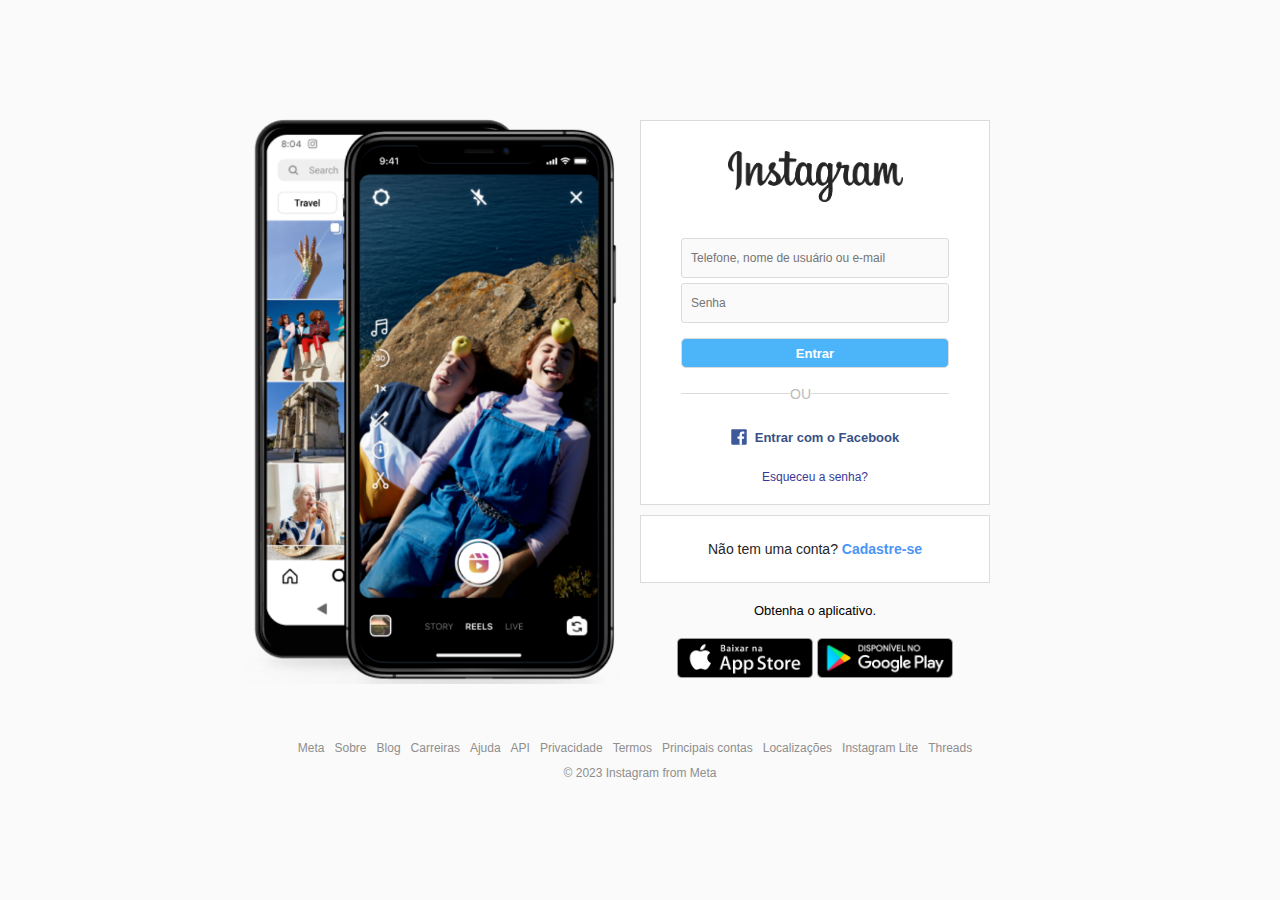
<file: index.html>
<!DOCTYPE html>
<html lang="pt-br">
<head>
  <meta charset="UTF-8">
  <meta name="viewport" content="width=device-width, initial-scale=1.0">
  <link rel="stylesheet" href="css/styles.css">
  <link rel="shortcut icon" href="img/favicon.png" type="image/x-icon">
  <title>Instgram</title>
</head>
<body>
  <main>
    <div id="main-container">
      <!--Banner Container-->
      <div id="banner-container">
        <img src="img/banner2.png" alt="Crie uma conta no Instagram">
      </div>

      <!-- Login e Registro-->
      <div id="form-container">
        <div id="form-box">
          <img id="logo-insta" src="img/logo_instagram.png" alt="Instagram">

          <form id="login-form">
            <input type="text" name="username" placeholder="Telefone, nome de usuário ou e-mail">
            <input type="password" name="password" placeholder="Senha">
            <input type="submit" value="Entrar">
          </form>

          <div class="separator">
            <div class="line"></div>
            <span>Ou</span>
          </div>

          <div id="other-links">
            <div id="facebook-login">
              <a href="https://pt-br.facebook.com/" target="_blank">
                <img src="img/logo_facebook.svg" alt="Facebook Login">
                <span>Entrar com o Facebook</span>
              </a>
            </div>
            <div id="forgot-pass">
              <a href="#">Esqueceu a senha?</a>
            </div>
          </div>
        </div>

        <div id="register-container">
          <p>Não tem uma conta? <a href="cadastre-se.html">Cadastre-se</a></p>
        </div>

        <div id="get-app-container">
          <p>
            Obtenha o aplicativo.
          </p>
          <a href="https://www.apple.com/br/app-store/" target="_blank">
            <img src="img/apple_btn.png" alt="Apple Store">
          </a>
          <a href="https://play.google.com/store/games?hl=pt_BR&gl=US" target="_blank">
            <img src="img/gplay_btn.png" alt="Google Play">
          </a>
        </div>
      </div>
    </div>
  </main>

  <footer>
    <nav>
      <ul id="footer-links">
        <li><a href="#">Meta</a></li>
        <li><a href="#">Sobre</a></li>
        <li><a href="#">Blog</a></li>
        <li><a href="#">Carreiras</a></li>
        <li><a href="#">Ajuda</a></li>
        <li><a href="#">API</a></li>
        <li><a href="#">Privacidade</a></li>
        <li><a href="#">Termos</a></li>
        <li><a href="#">Principais contas</a></li>
        <li><a href="#">Localizações</a></li>
        <li><a href="#">Instagram Lite</a></li>
        <li><a href="#">Threads</a></li>
      </ul>
    </nav>
    <p id="copyright">&copy; 2023 Instagram from Meta</p>
  </footer>
</body>
</html>
</file>
<file: css/styles.css>
/*Geral*/
*{
  margin: 0;
  padding: 0;
  box-sizing: border-box;
  font-family: Helvetica;
}

body{
  background-color: #fafafa;
}

/*Containers*/
#main-container{
  display: flex;
  margin-top: 90px;
}

#banner-container,
#form-container{
  flex: 1 1 0;
  width: 50%;
}

#banner-container{
  text-align: right;
}

#banner-container img{
  width: 100%;
  margin-right: 15px;
  margin-top: 25px;
  max-width: 380px;
}

#form-container{
  text-align: center;
}

/* Login form*/
#form-box{
  background-color: #fff;
  border: 1px solid #dbdbdb;
  width: 350px;
  margin-top: 30px;
}

#logo-insta{
  width: 175px;
  height: 51px;
  margin: 30px auto 12px;
}

#login-form{
  margin-top: 20px;
}

#login-form input{
  display: block;
  font-size: 12px;
  padding: 12px 9px;
  background-color: #fafafa;
  border: 1px solid #dbdbdb;
  border-radius: 3px;

  width: 268px;
  margin: 5px auto;
}

#login-form input[type="submit"]{
  background-color: #4CB5F9;
  color: #fff;
  margin-top: 15px;
  border-radius: 5px;

  height: 30px;
  font-size: 13px;
  padding: 0;
  font-weight: bold;
}

/*Separador*/
.separator{
  position: relative;
}

.line{
  border-top: 1px solid #dbdbdb;
  width: 268px;
  margin: 25px auto 35px;
}

.separator span{
  position: absolute;
  text-transform: uppercase;
  color: #bbb;

  background-color: #fff;
  top: -7px;
  height: 40px;
  margin-left: -25px;
  font-size: 14px;
}

/*Facebook login*/
#facebook-login{
  margin-bottom: 25px;
}

#facebook-login a{
  text-decoration: none;
  color: #385185;
  display: flex;
  align-items: center;
  justify-content: center;
}

#facebook-login img{
  width: 16px;
  height: 16px;
  margin-right: 8px;
}

#facebook-login span{
  font-weight: bold;
  font-size: 13px;
  margin-top: 1px;
}

/*Forgot password*/
#forgot-pass{
  margin-bottom: 20px;
  font-size: 12px
}
#forgot-pass a{
  text-decoration: none;
  color: #373799;
}

/*Register*/

#register-container{
  background-color: #fff;
  border: 1px solid #dbdbdb;
  width: 350px;
  margin-top: 10px;
  padding: 25px;
}

#register-container p{
  font-size: 14px;
  color: #262626;
}

#register-container a{
  color: #4a95f6;
  font-weight: bold;
  text-decoration: none;
}

/*Get App*/
#get-app-container{
  text-align: center;
  width: 350px;
}

#get-app-container p{
  margin:  20px 0;
  font-size: 13px;
}

#get-app-container a{
  text-decoration: none;
}

#get-app-container img{
  width: 136px;
  height: 40px;
}

/*Footer*/
footer{
  text-align: left;
  width: 1000px;
  margin: 50px auto;
  display: flex;
  flex-direction: column;
  align-items: center;
  justify-content: center;
}

footer #footer-links{
  display: flex;
  list-style: none;
}

#footer-links li{
  margin-right: 10px;
}

#footer-links a,
#copyright{
  text-decoration: none;
  color: #8e8e8e;
  font-size: 12px;
}

#copyright{
  margin-top: 10px;
}

/*MOBILE*/
@media (max-width: 450px){
  body{
    background-color: #fff;
  }

  #banner-container{
    display: none;
  }

  #main-container,
  #form-box{
    margin-top: 0;
  }

  #form-container,
  #form-box,
  #register-container,
  #get-app-container{
    width: 100%;
    border: none;
  }

  footer{
    width: 90%;
  }

  #footer-links{
    flex-wrap: wrap;
    justify-content: center;

    margin-bottom: 10px;
  }
}

@media (max-width: 835px){
  footer{
    width: 100%;
  }
  
  #footer-links{
    flex-wrap: wrap;
    justify-content: center;
    text-align: center;
  
    margin-bottom: 10px;
  }

}
</file>
